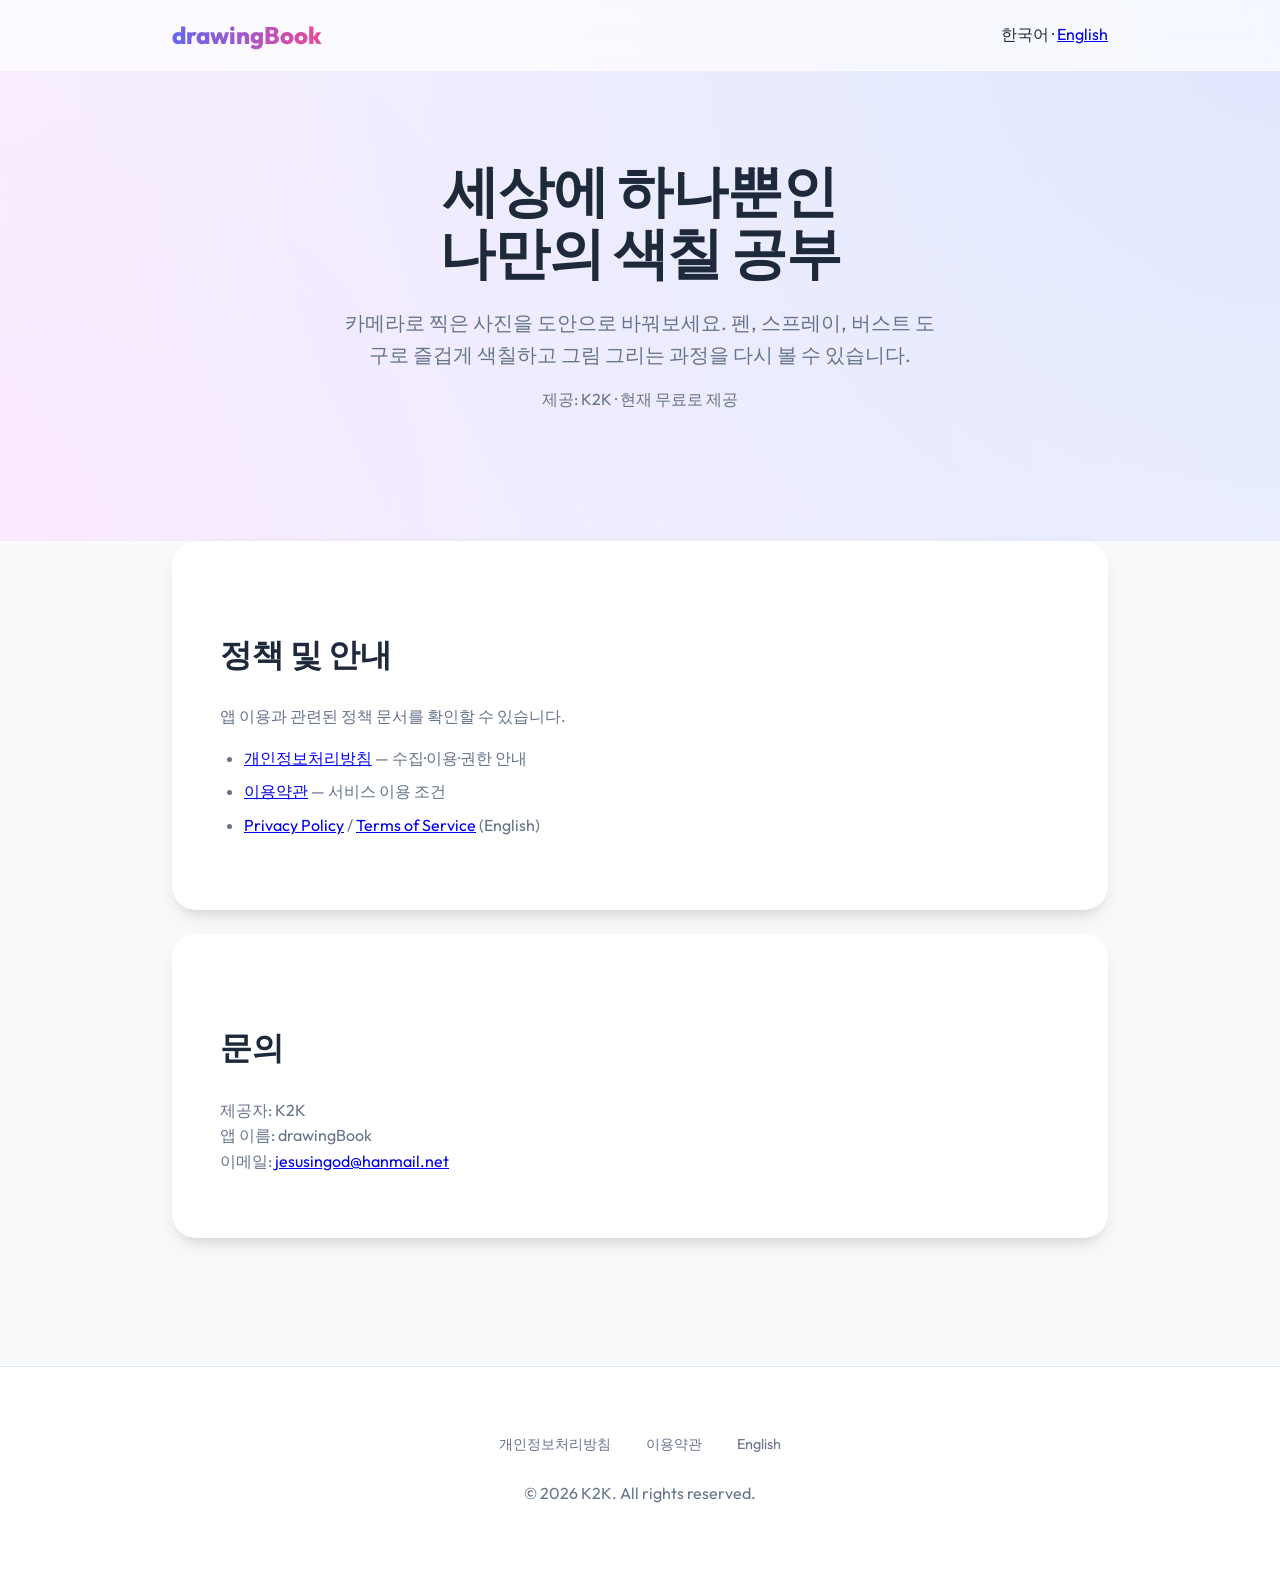
<file: index.html>
<!DOCTYPE html>
<html lang="ko">
<head>
    <meta charset="UTF-8">
    <meta name="viewport" content="width=device-width, initial-scale=1.0">
    <title>drawingBook - 나만의 색칠 도안 만들기</title>
    <meta name="description" content="사진을 도안으로 바꾸고 자유롭게 색칠하는 어린이 드로잉북 앱. 제공자 K2K.">
    <link rel="alternate" hreflang="ko" href="index.html">
    <link rel="alternate" hreflang="en" href="index_en.html">
    <link rel="preconnect" href="https://fonts.googleapis.com">
    <link rel="preconnect" href="https://fonts.gstatic.com" crossorigin>
    <link href="https://fonts.googleapis.com/css2?family=Outfit:wght@400;700;900&display=swap" rel="stylesheet">
    <link rel="stylesheet" href="css/style.css">
</head>
<body>
    <nav>
        <div class="container nav-content">
            <a href="index.html" class="logo">drawingBook</a>
            <span>한국어 · <a href="index_en.html">English</a></span>
        </div>
    </nav>

    <header class="hero">
        <div class="container">
            <h1>세상에 하나뿐인<br>나만의 색칠 공부</h1>
            <p>카메라로 찍은 사진을 도안으로 바꿔보세요. 펜, 스프레이, 버스트 도구로 즐겁게 색칠하고 그림 그리는 과정을 다시 볼 수 있습니다.</p>
            <p style="margin-top: -1.5rem; margin-bottom: 2rem; font-size: 1rem;">제공: K2K · 현재 무료로 제공</p>
        </div>
    </header>

    <div class="content-section" style="padding-top: 0;">
        <div class="container">
            <div class="card">
                <h2>정책 및 안내</h2>
                <p>앱 이용과 관련된 정책 문서를 확인할 수 있습니다.</p>
                <ul>
                    <li><a href="privacy.html">개인정보처리방침</a> — 수집·이용·권한 안내</li>
                    <li><a href="terms.html">이용약관</a> — 서비스 이용 조건</li>
                    <li><a href="privacy_en.html">Privacy Policy</a> / <a href="terms_en.html">Terms of Service</a> (English)</li>
                </ul>
            </div>

            <div class="card" style="margin-top: 1.5rem;">
                <h2>문의</h2>
                <p>제공자: K2K<br>
                앱 이름: drawingBook<br>
                이메일: <a href="mailto:jesusingod@hanmail.net">jesusingod@hanmail.net</a></p>
            </div>
        </div>
    </div>

    <footer>
        <div class="container">
            <div class="footer-links">
                <a href="privacy.html">개인정보처리방침</a>
                <a href="terms.html">이용약관</a>
                <a href="index_en.html">English</a>
            </div>
            <p>&copy; 2026 K2K. All rights reserved.</p>
        </div>
    </footer>
</body>
</html>
</file>
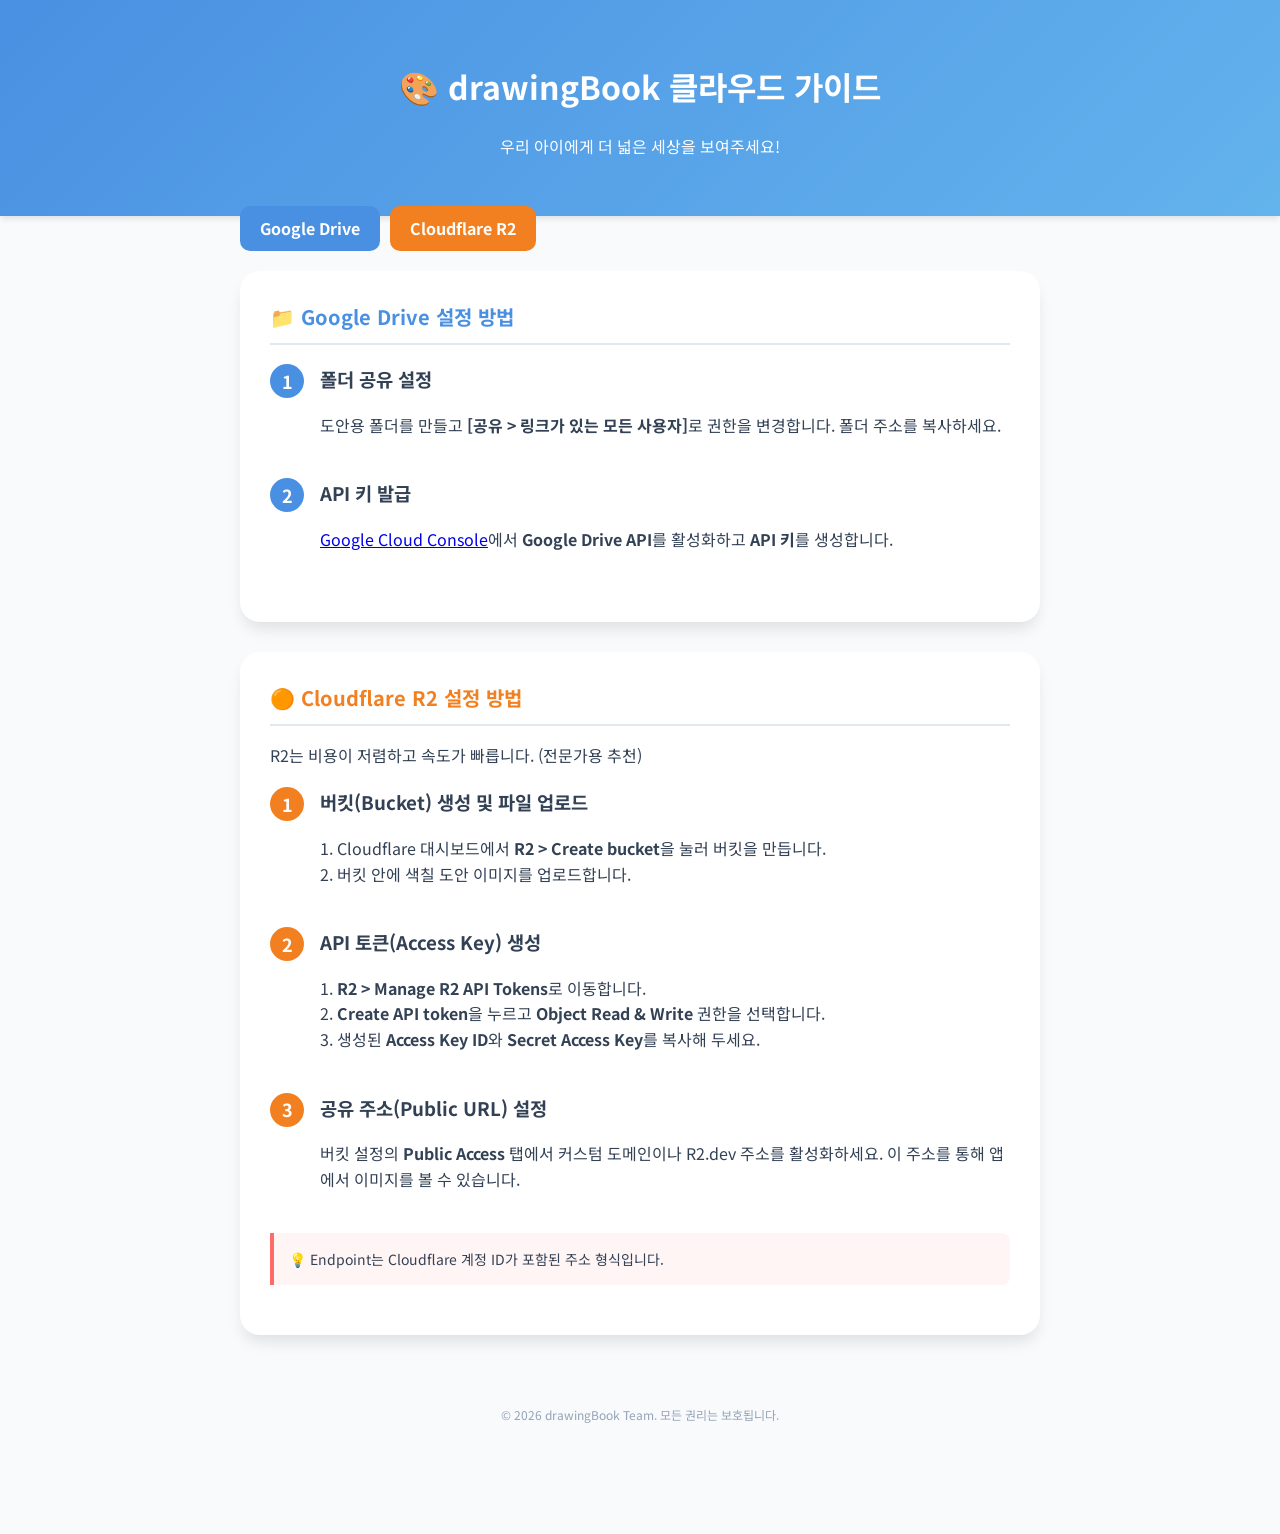
<file: guide.html>
<!DOCTYPE html>
<html lang="ko">
<head>
    <meta charset="UTF-8">
    <meta name="viewport" content="width=device-width, initial-scale=1.0">
    <title>drawingBook - 클라우드 연결 가이드</title>
    <link href="https://fonts.googleapis.com/css2?family=Noto+Sans+KR:wght@300;400;500;700&display=swap" rel="stylesheet">
    <style>
        :root {
            --primary: #4A90E2;
            --r2-accent: #F38020;
            --bg: #F8FAFC;
            --card: #FFFFFF;
            --text: #334155;
            --accent: #FF6B6B;
        }
        body {
            font-family: 'Noto Sans KR', sans-serif;
            background-color: var(--bg);
            color: var(--text);
            margin: 0;
            padding: 0;
            line-height: 1.6;
        }
        .header {
            background: linear-gradient(135deg, var(--primary), #63B3ED);
            color: white;
            padding: 40px 20px;
            text-align: center;
            box-shadow: 0 4px 6px -1px rgba(0, 0, 0, 0.1);
        }
        .container {
            max-width: 800px;
            margin: -30px auto 50px;
            padding: 20px;
        }
        .card {
            background: var(--card);
            border-radius: 20px;
            padding: 30px;
            box-shadow: 0 10px 15px -3px rgba(0, 0, 0, 0.1);
            margin-bottom: 30px;
        }
        .nav-tabs {
            display: flex;
            gap: 10px;
            margin-bottom: 20px;
        }
        .nav-tab {
            padding: 10px 20px;
            border-radius: 10px;
            cursor: pointer;
            font-weight: bold;
            background: #E2E8F0;
            color: #64748B;
            text-decoration: none;
        }
        .nav-tab.active-drive { background: var(--primary); color: white; }
        .nav-tab.active-r2 { background: var(--r2-accent); color: white; }

        h2 { font-size: 20px; border-bottom: 2px solid #E2E8F0; padding-bottom: 10px; margin-top: 0; }
        .drive-h2 { color: var(--primary); }
        .r2-h2 { color: var(--r2-accent); }

        .step { margin-bottom: 40px; position: relative; padding-left: 50px; }
        .step-num {
            position: absolute;
            left: 0;
            top: 0;
            color: white;
            width: 34px;
            height: 34px;
            border-radius: 50%;
            display: flex;
            align-items: center;
            justify-content: center;
            font-weight: bold;
            font-size: 18px;
        }
        .drive-step .step-num { background: var(--primary); }
        .r2-step .step-num { background: var(--r2-accent); }

        .tip {
            background: #FFF5F5;
            border-left: 4px solid var(--accent);
            padding: 15px;
            border-radius: 0 8px 8px 0;
            font-size: 14px;
            margin: 20px 0;
        }
        code {
            background: #F1F5F9;
            padding: 2px 6px;
            border-radius: 4px;
            font-family: monospace;
            color: var(--accent);
        }
        .footer { text-align: center; color: #94A3B8; font-size: 12px; padding: 40px 0; }
    </style>
</head>
<body>
    <div class="header">
        <h1>🎨 drawingBook 클라우드 가이드</h1>
        <p>우리 아이에게 더 넓은 세상을 보여주세요!</p>
    </div>

    <div class="container">
        <div class="nav-tabs">
            <a href="#drive-section" class="nav-tab active-drive">Google Drive</a>
            <a href="#r2-section" class="nav-tab active-r2">Cloudflare R2</a>
        </div>

        <!-- Google Drive Section -->
        <div id="drive-section" class="card">
            <h2 class="drive-h2">📁 Google Drive 설정 방법</h2>
            
            <div class="step drive-step">
                <div class="step-num">1</div>
                <h3>폴더 공유 설정</h3>
                <p>도안용 폴더를 만들고 <b>[공유 > 링크가 있는 모든 사용자]</b>로 권한을 변경합니다. 폴더 주소를 복사하세요.</p>
            </div>

            <div class="step drive-step">
                <div class="step-num">2</div>
                <h3>API 키 발급</h3>
                <p><a href="https://console.cloud.google.com/" target="_blank">Google Cloud Console</a>에서 <b>Google Drive API</b>를 활성화하고 <b>API 키</b>를 생성합니다.</p>
            </div>
        </div>

        <!-- Cloudflare R2 Section -->
        <div id="r2-section" class="card">
            <h2 class="r2-h2">🟠 Cloudflare R2 설정 방법</h2>
            <p>R2는 비용이 저렴하고 속도가 빠릅니다. (전문가용 추천)</p>

            <div class="step r2-step">
                <div class="step-num">1</div>
                <h3>버킷(Bucket) 생성 및 파일 업로드</h3>
                <p>1. Cloudflare 대시보드에서 <b>R2 > Create bucket</b>을 눌러 버킷을 만듭니다.<br>
                   2. 버킷 안에 색칠 도안 이미지를 업로드합니다.</p>
            </div>

            <div class="step r2-step">
                <div class="step-num">2</div>
                <h3>API 토큰(Access Key) 생성</h3>
                <p>1. <b>R2 > Manage R2 API Tokens</b>로 이동합니다.<br>
                   2. <b>Create API token</b>을 누르고 <b>Object Read & Write</b> 권한을 선택합니다.<br>
                   3. 생성된 <b>Access Key ID</b>와 <b>Secret Access Key</b>를 복사해 두세요.</p>
            </div>

            <div class="step r2-step">
                <div class="step-num">3</div>
                <h3>공유 주소(Public URL) 설정</h3>
                <p>버킷 설정의 <b>Public Access</b> 탭에서 커스텀 도메인이나 R2.dev 주소를 활성화하세요. 이 주소를 통해 앱에서 이미지를 볼 수 있습니다.</p>
            </div>

            <div class="tip">💡 Endpoint는 Cloudflare 계정 ID가 포함된 주소 형식입니다.</div>
        </div>

        <div class="footer">
            &copy; 2026 drawingBook Team. 모든 권리는 보호됩니다.
        </div>
    </div>
</body>
</html>
</file>
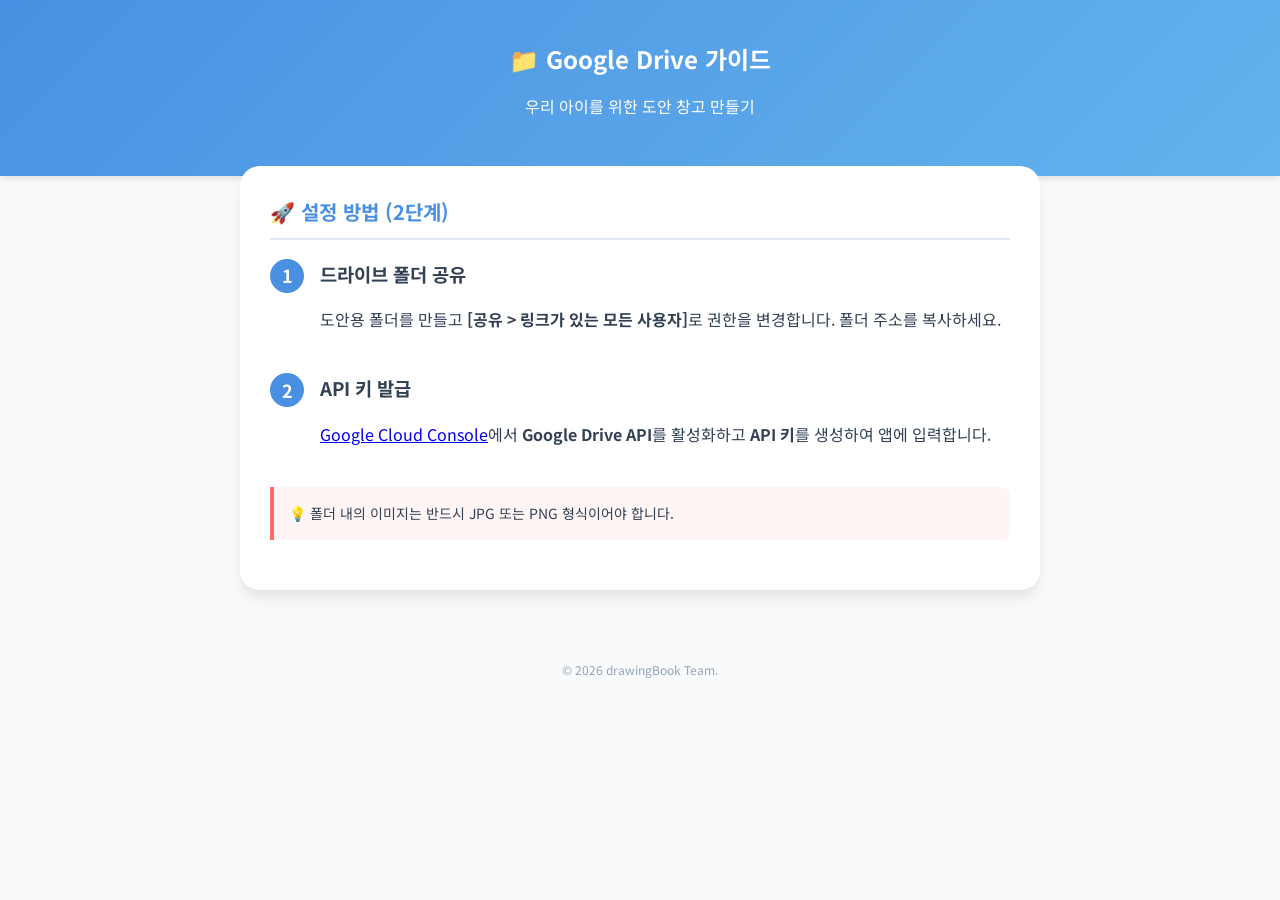
<file: guide_drive.html>
<!DOCTYPE html>
<html lang="ko">
<head>
    <meta charset="UTF-8">
    <meta name="viewport" content="width=device-width, initial-scale=1.0">
    <title>drawingBook - 구글 드라이브 연결 가이드</title>
    <link href="https://fonts.googleapis.com/css2?family=Noto+Sans+KR:wght@300;400;500;700&display=swap" rel="stylesheet">
    <style>
        :root { --primary: #4A90E2; --bg: #F8FAFC; --card: #FFFFFF; --text: #334155; --accent: #FF6B6B; }
        body { font-family: 'Noto Sans KR', sans-serif; background-color: var(--bg); color: var(--text); margin: 0; padding: 0; line-height: 1.6; }
        .header { background: linear-gradient(135deg, var(--primary), #63B3ED); color: white; padding: 40px 20px; text-align: center; box-shadow: 0 4px 6px -1px rgba(0, 0, 0, 0.1); }
        .container { max-width: 800px; margin: -30px auto 50px; padding: 20px; }
        .card { background: var(--card); border-radius: 20px; padding: 30px; box-shadow: 0 10px 15px -3px rgba(0, 0, 0, 0.1); margin-bottom: 30px; }
        h1 { margin: 0; font-size: 24px; }
        h2 { color: var(--primary); font-size: 20px; border-bottom: 2px solid #E2E8F0; padding-bottom: 10px; margin-top: 0; }
        .step { margin-bottom: 40px; position: relative; padding-left: 50px; }
        .step-num { position: absolute; left: 0; top: 0; background: var(--primary); color: white; width: 34px; height: 34px; border-radius: 50%; display: flex; align-items: center; justify-content: center; font-weight: bold; font-size: 18px; }
        .tip { background: #FFF5F5; border-left: 4px solid var(--accent); padding: 15px; border-radius: 0 8px 8px 0; font-size: 14px; margin: 20px 0; }
        .footer { text-align: center; color: #94A3B8; font-size: 12px; padding: 40px 0; }
    </style>
</head>
<body>
    <div class="header">
        <h1>📁 Google Drive 가이드</h1>
        <p>우리 아이를 위한 도안 창고 만들기</p>
    </div>
    <div class="container">
        <div class="card">
            <h2>🚀 설정 방법 (2단계)</h2>
            <div class="step">
                <div class="step-num">1</div>
                <h3>드라이브 폴더 공유</h3>
                <p>도안용 폴더를 만들고 <b>[공유 > 링크가 있는 모든 사용자]</b>로 권한을 변경합니다. 폴더 주소를 복사하세요.</p>
            </div>
            <div class="step">
                <div class="step-num">2</div>
                <h3>API 키 발급</h3>
                <p><a href="https://console.cloud.google.com/" target="_blank">Google Cloud Console</a>에서 <b>Google Drive API</b>를 활성화하고 <b>API 키</b>를 생성하여 앱에 입력합니다.</p>
            </div>
            <div class="tip">💡 폴더 내의 이미지는 반드시 JPG 또는 PNG 형식이어야 합니다.</div>
        </div>
        <div class="footer">&copy; 2026 drawingBook Team.</div>
    </div>
</body>
</html>
</file>
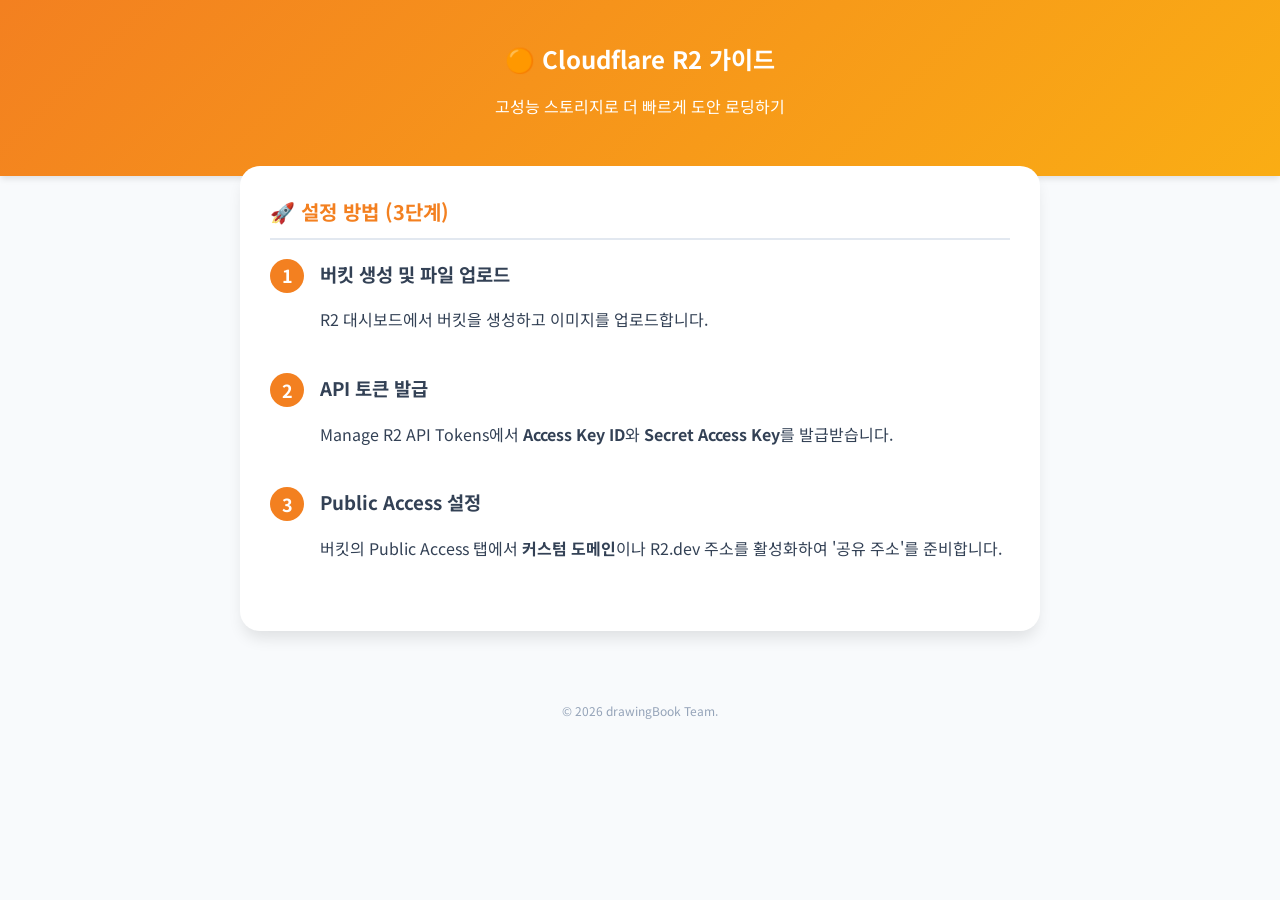
<file: guide_r2.html>
<!DOCTYPE html>
<html lang="ko">
<head>
    <meta charset="UTF-8">
    <meta name="viewport" content="width=device-width, initial-scale=1.0">
    <title>drawingBook - Cloudflare R2 연결 가이드</title>
    <link href="https://fonts.googleapis.com/css2?family=Noto+Sans+KR:wght@300;400;500;700&display=swap" rel="stylesheet">
    <style>
        :root { --primary: #F38020; --bg: #F8FAFC; --card: #FFFFFF; --text: #334155; --accent: #FF6B6B; }
        body { font-family: 'Noto Sans KR', sans-serif; background-color: var(--bg); color: var(--text); margin: 0; padding: 0; line-height: 1.6; }
        .header { background: linear-gradient(135deg, var(--primary), #FAAD14); color: white; padding: 40px 20px; text-align: center; box-shadow: 0 4px 6px -1px rgba(0, 0, 0, 0.1); }
        .container { max-width: 800px; margin: -30px auto 50px; padding: 20px; }
        .card { background: var(--card); border-radius: 20px; padding: 30px; box-shadow: 0 10px 15px -3px rgba(0, 0, 0, 0.1); margin-bottom: 30px; }
        h1 { margin: 0; font-size: 24px; }
        h2 { color: var(--primary); font-size: 20px; border-bottom: 2px solid #E2E8F0; padding-bottom: 10px; margin-top: 0; }
        .step { margin-bottom: 40px; position: relative; padding-left: 50px; }
        .step-num { position: absolute; left: 0; top: 0; background: var(--primary); color: white; width: 34px; height: 34px; border-radius: 50%; display: flex; align-items: center; justify-content: center; font-weight: bold; font-size: 18px; }
        .tip { background: #FFF5F5; border-left: 4px solid var(--accent); padding: 15px; border-radius: 0 8px 8px 0; font-size: 14px; margin: 20px 0; }
        .footer { text-align: center; color: #94A3B8; font-size: 12px; padding: 40px 0; }
    </style>
</head>
<body>
    <div class="header">
        <h1>🟠 Cloudflare R2 가이드</h1>
        <p>고성능 스토리지로 더 빠르게 도안 로딩하기</p>
    </div>
    <div class="container">
        <div class="card">
            <h2>🚀 설정 방법 (3단계)</h2>
            <div class="step">
                <div class="step-num">1</div>
                <h3>버킷 생성 및 파일 업로드</h3>
                <p>R2 대시보드에서 버킷을 생성하고 이미지를 업로드합니다.</p>
            </div>
            <div class="step">
                <div class="step-num">2</div>
                <h3>API 토큰 발급</h3>
                <p>Manage R2 API Tokens에서 <b>Access Key ID</b>와 <b>Secret Access Key</b>를 발급받습니다.</p>
            </div>
            <div class="step">
                <div class="step-num">3</div>
                <h3>Public Access 설정</h3>
                <p>버킷의 Public Access 탭에서 <b>커스텀 도메인</b>이나 R2.dev 주소를 활성화하여 '공유 주소'를 준비합니다.</p>
            </div>
        </div>
        <div class="footer">&copy; 2026 drawingBook Team.</div>
    </div>
</body>
</html>
</file>
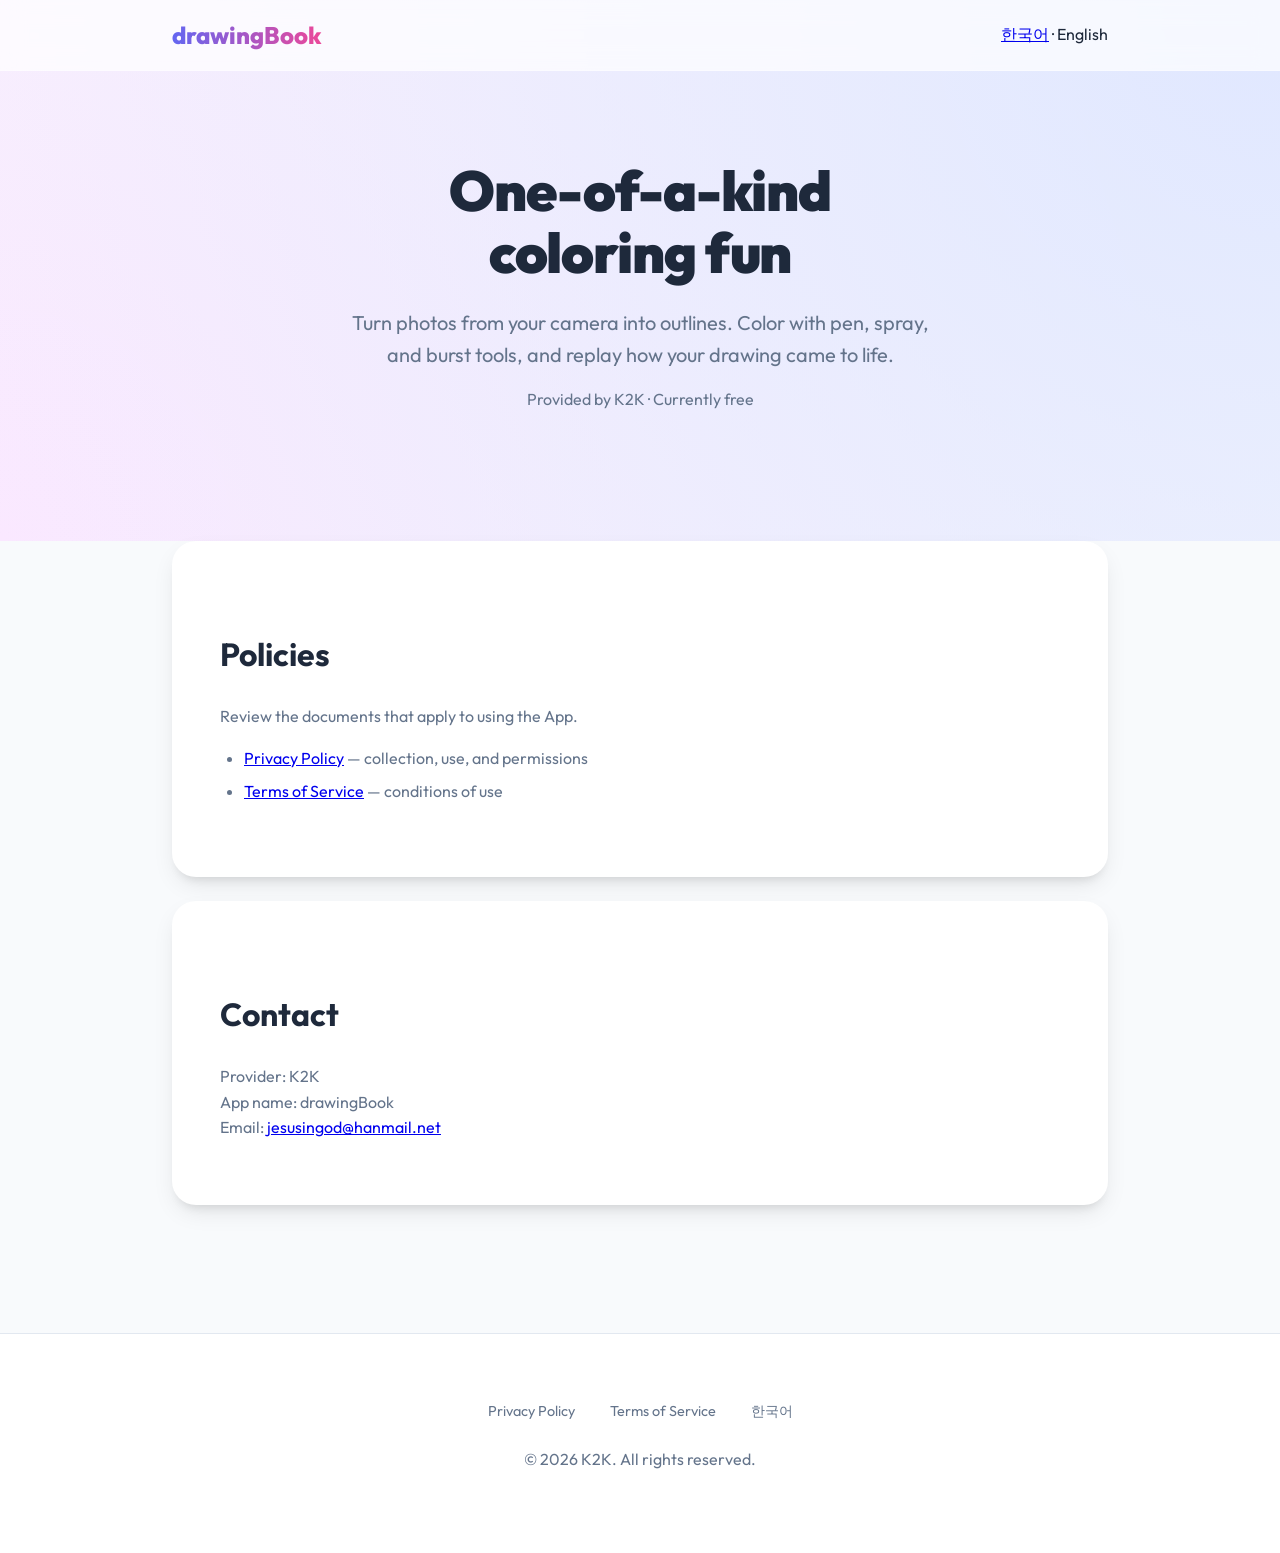
<file: index_en.html>
<!DOCTYPE html>
<html lang="en">
<head>
    <meta charset="UTF-8">
    <meta name="viewport" content="width=device-width, initial-scale=1.0">
    <title>drawingBook - Create Your Own Coloring Pages</title>
    <meta name="description" content="Turn photos into coloring outlines and color freely. Provided by K2K.">
    <link rel="alternate" hreflang="ko" href="index.html">
    <link rel="alternate" hreflang="en" href="index_en.html">
    <link rel="preconnect" href="https://fonts.googleapis.com">
    <link rel="preconnect" href="https://fonts.gstatic.com" crossorigin>
    <link href="https://fonts.googleapis.com/css2?family=Outfit:wght@400;700;900&display=swap" rel="stylesheet">
    <link rel="stylesheet" href="css/style.css">
</head>
<body>
    <nav>
        <div class="container nav-content">
            <a href="index_en.html" class="logo">drawingBook</a>
            <span><a href="index.html">한국어</a> · English</span>
        </div>
    </nav>

    <header class="hero">
        <div class="container">
            <h1>One-of-a-kind<br>coloring fun</h1>
            <p>Turn photos from your camera into outlines. Color with pen, spray, and burst tools, and replay how your drawing came to life.</p>
            <p style="margin-top: -1.5rem; margin-bottom: 2rem; font-size: 1rem;">Provided by K2K · Currently free</p>
        </div>
    </header>

    <div class="content-section" style="padding-top: 0;">
        <div class="container">
            <div class="card">
                <h2>Policies</h2>
                <p>Review the documents that apply to using the App.</p>
                <ul>
                    <li><a href="privacy_en.html">Privacy Policy</a> — collection, use, and permissions</li>
                    <li><a href="terms_en.html">Terms of Service</a> — conditions of use</li>
                </ul>
            </div>

            <div class="card" style="margin-top: 1.5rem;">
                <h2>Contact</h2>
                <p>Provider: K2K<br>
                App name: drawingBook<br>
                Email: <a href="mailto:jesusingod@hanmail.net">jesusingod@hanmail.net</a></p>
            </div>
        </div>
    </div>

    <footer>
        <div class="container">
            <div class="footer-links">
                <a href="privacy_en.html">Privacy Policy</a>
                <a href="terms_en.html">Terms of Service</a>
                <a href="index.html">한국어</a>
            </div>
            <p>&copy; 2026 K2K. All rights reserved.</p>
        </div>
    </footer>
</body>
</html>
</file>
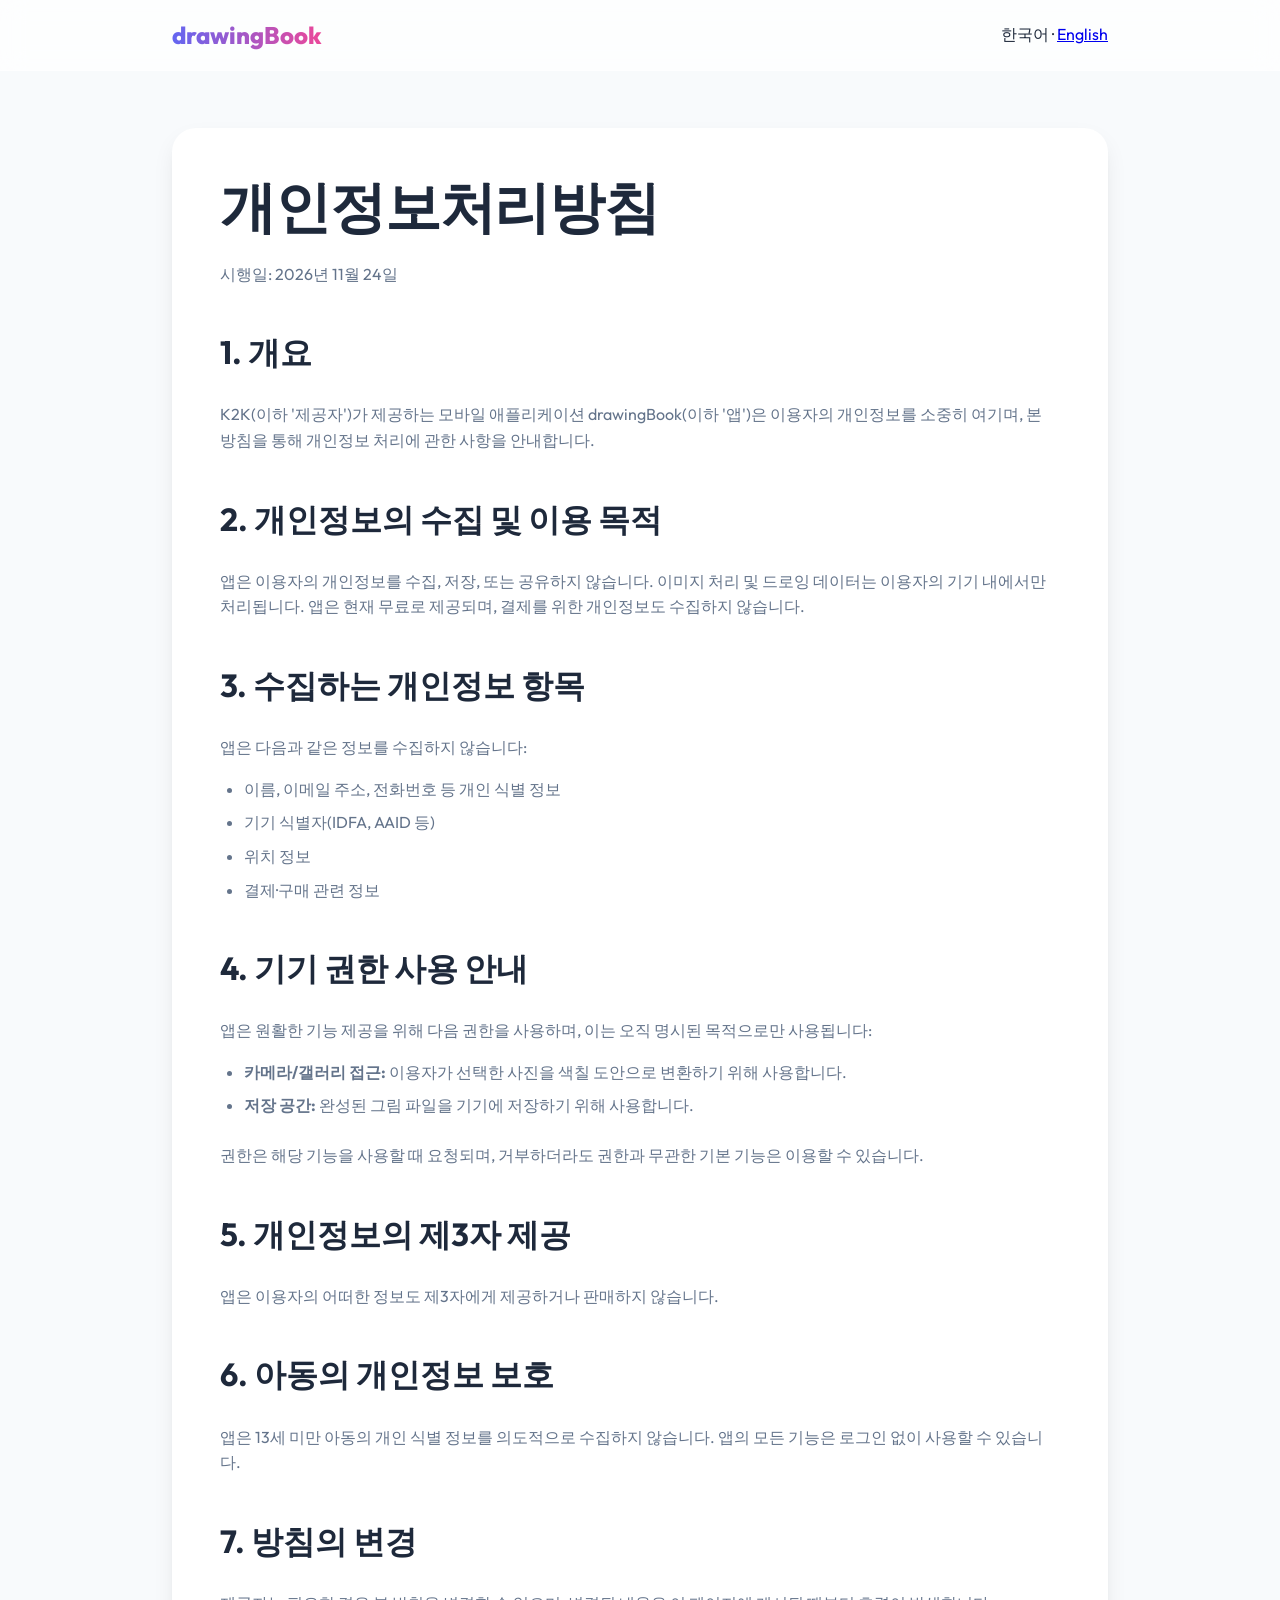
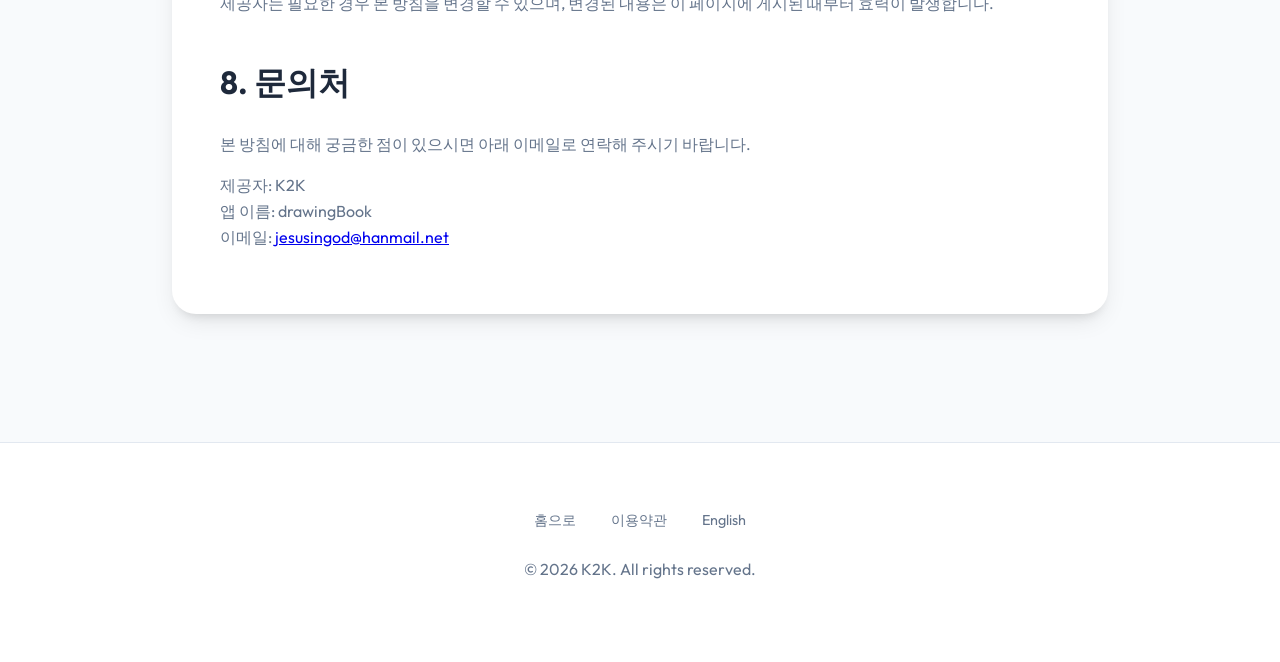
<file: privacy.html>
<!DOCTYPE html>
<html lang="ko">
<head>
    <meta charset="UTF-8">
    <meta name="viewport" content="width=device-width, initial-scale=1.0">
    <title>개인정보처리방침 - drawingBook</title>
    <link rel="alternate" hreflang="ko" href="privacy.html">
    <link rel="alternate" hreflang="en" href="privacy_en.html">
    <link rel="preconnect" href="https://fonts.googleapis.com">
    <link rel="preconnect" href="https://fonts.gstatic.com" crossorigin>
    <link href="https://fonts.googleapis.com/css2?family=Outfit:wght@400;700;900&display=swap" rel="stylesheet">
    <link rel="stylesheet" href="css/style.css">
</head>
<body>
    <nav>
        <div class="container nav-content">
            <a href="index.html" class="logo">drawingBook</a>
            <span>한국어 · <a href="privacy_en.html">English</a></span>
        </div>
    </nav>

    <div class="content-section">
        <div class="container">
            <div class="card">
                <h1>개인정보처리방침</h1>
                <p>시행일: 2026년 11월 24일</p>

                <h2>1. 개요</h2>
                <p>K2K(이하 '제공자')가 제공하는 모바일 애플리케이션 drawingBook(이하 '앱')은 이용자의 개인정보를 소중히 여기며, 본 방침을 통해 개인정보 처리에 관한 사항을 안내합니다.</p>

                <h2>2. 개인정보의 수집 및 이용 목적</h2>
                <p>앱은 이용자의 개인정보를 수집, 저장, 또는 공유하지 않습니다. 이미지 처리 및 드로잉 데이터는 이용자의 기기 내에서만 처리됩니다. 앱은 현재 무료로 제공되며, 결제를 위한 개인정보도 수집하지 않습니다.</p>

                <h2>3. 수집하는 개인정보 항목</h2>
                <p>앱은 다음과 같은 정보를 수집하지 않습니다:</p>
                <ul>
                    <li>이름, 이메일 주소, 전화번호 등 개인 식별 정보</li>
                    <li>기기 식별자(IDFA, AAID 등)</li>
                    <li>위치 정보</li>
                    <li>결제·구매 관련 정보</li>
                </ul>

                <h2>4. 기기 권한 사용 안내</h2>
                <p>앱은 원활한 기능 제공을 위해 다음 권한을 사용하며, 이는 오직 명시된 목적으로만 사용됩니다:</p>
                <ul>
                    <li><strong>카메라/갤러리 접근:</strong> 이용자가 선택한 사진을 색칠 도안으로 변환하기 위해 사용합니다.</li>
                    <li><strong>저장 공간:</strong> 완성된 그림 파일을 기기에 저장하기 위해 사용합니다.</li>
                </ul>
                <p>권한은 해당 기능을 사용할 때 요청되며, 거부하더라도 권한과 무관한 기본 기능은 이용할 수 있습니다.</p>

                <h2>5. 개인정보의 제3자 제공</h2>
                <p>앱은 이용자의 어떠한 정보도 제3자에게 제공하거나 판매하지 않습니다.</p>

                <h2>6. 아동의 개인정보 보호</h2>
                <p>앱은 13세 미만 아동의 개인 식별 정보를 의도적으로 수집하지 않습니다. 앱의 모든 기능은 로그인 없이 사용할 수 있습니다.</p>

                <h2>7. 방침의 변경</h2>
                <p>제공자는 필요한 경우 본 방침을 변경할 수 있으며, 변경된 내용은 이 페이지에 게시된 때부터 효력이 발생합니다.</p>

                <h2>8. 문의처</h2>
                <p>본 방침에 대해 궁금한 점이 있으시면 아래 이메일로 연락해 주시기 바랍니다.</p>
                <p>제공자: K2K<br>앱 이름: drawingBook<br>이메일: <a href="mailto:jesusingod@hanmail.net">jesusingod@hanmail.net</a></p>
            </div>
        </div>
    </div>

    <footer>
        <div class="container">
            <div class="footer-links">
                <a href="index.html">홈으로</a>
                <a href="terms.html">이용약관</a>
                <a href="privacy_en.html">English</a>
            </div>
            <p>&copy; 2026 K2K. All rights reserved.</p>
        </div>
    </footer>
</body>
</html>
</file>
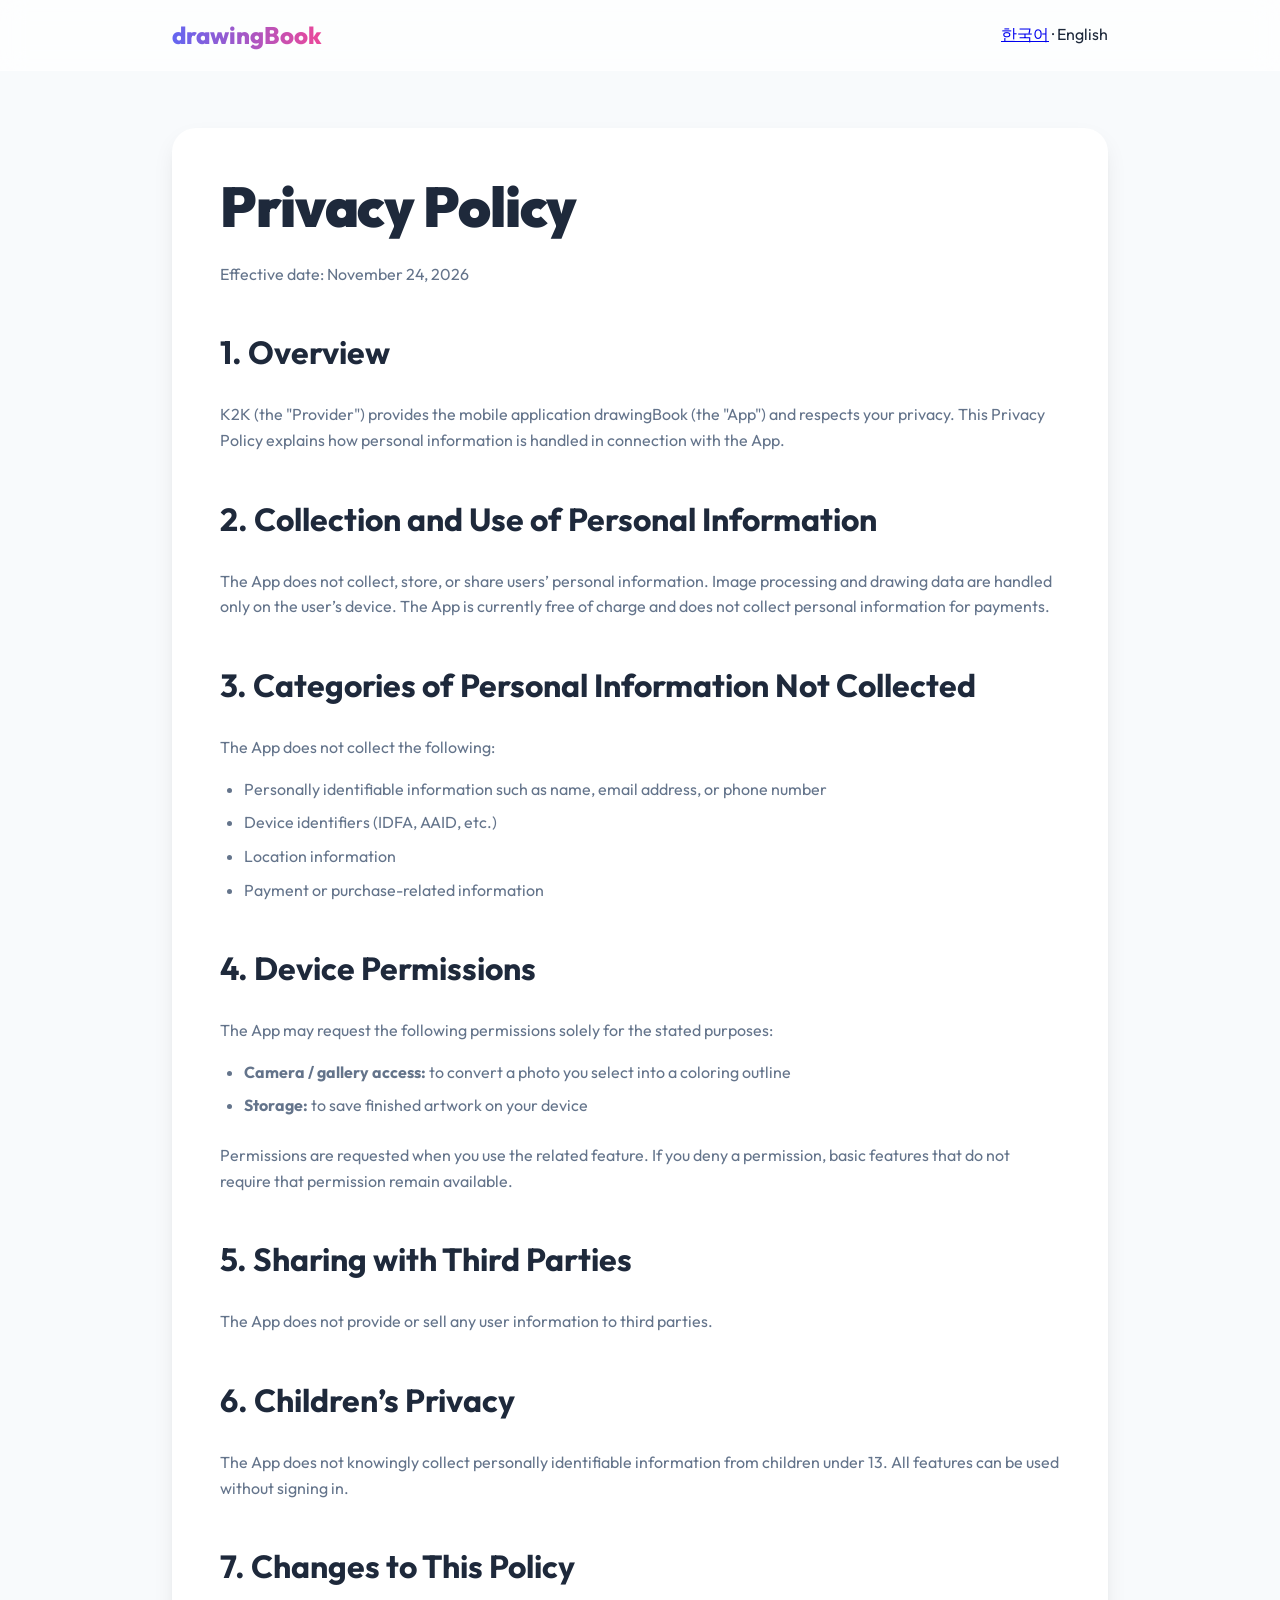
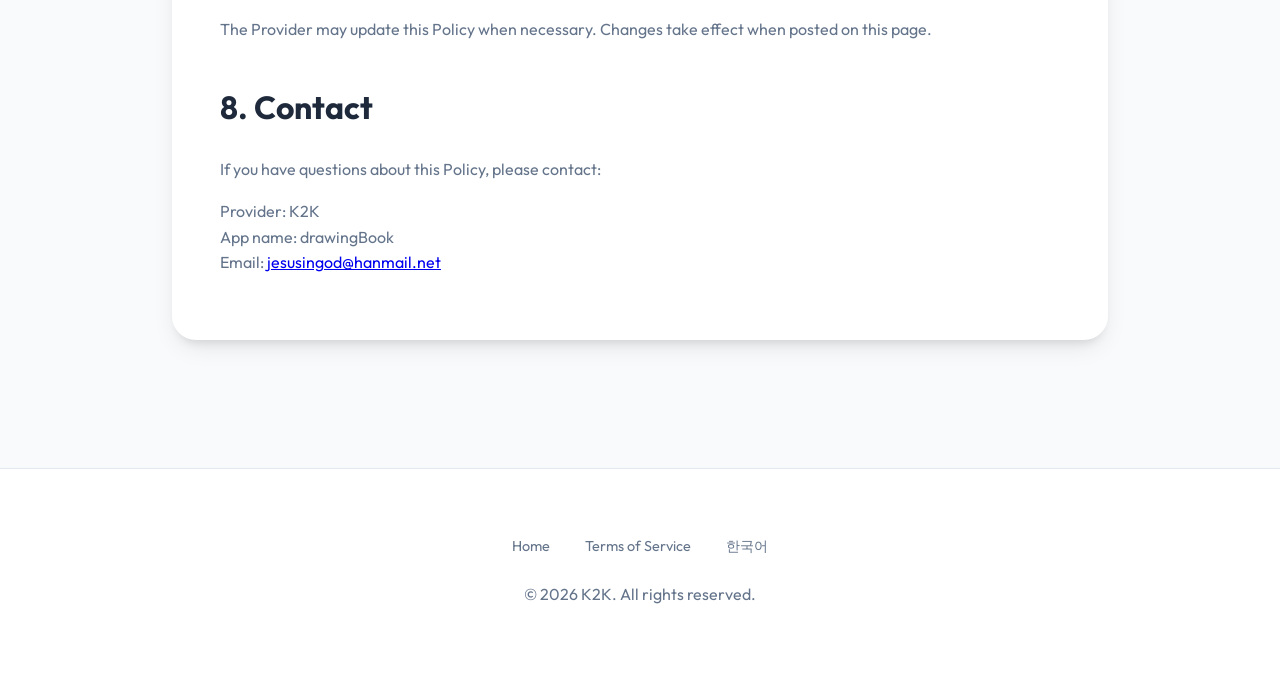
<file: privacy_en.html>
<!DOCTYPE html>
<html lang="en">
<head>
    <meta charset="UTF-8">
    <meta name="viewport" content="width=device-width, initial-scale=1.0">
    <title>Privacy Policy - drawingBook</title>
    <link rel="alternate" hreflang="ko" href="privacy.html">
    <link rel="alternate" hreflang="en" href="privacy_en.html">
    <link rel="preconnect" href="https://fonts.googleapis.com">
    <link rel="preconnect" href="https://fonts.gstatic.com" crossorigin>
    <link href="https://fonts.googleapis.com/css2?family=Outfit:wght@400;700;900&display=swap" rel="stylesheet">
    <link rel="stylesheet" href="css/style.css">
</head>
<body>
    <nav>
        <div class="container nav-content">
            <a href="index_en.html" class="logo">drawingBook</a>
            <span><a href="privacy.html">한국어</a> · English</span>
        </div>
    </nav>

    <div class="content-section">
        <div class="container">
            <div class="card">
                <h1>Privacy Policy</h1>
                <p>Effective date: November 24, 2026</p>

                <h2>1. Overview</h2>
                <p>K2K (the "Provider") provides the mobile application drawingBook (the "App") and respects your privacy. This Privacy Policy explains how personal information is handled in connection with the App.</p>

                <h2>2. Collection and Use of Personal Information</h2>
                <p>The App does not collect, store, or share users’ personal information. Image processing and drawing data are handled only on the user’s device. The App is currently free of charge and does not collect personal information for payments.</p>

                <h2>3. Categories of Personal Information Not Collected</h2>
                <p>The App does not collect the following:</p>
                <ul>
                    <li>Personally identifiable information such as name, email address, or phone number</li>
                    <li>Device identifiers (IDFA, AAID, etc.)</li>
                    <li>Location information</li>
                    <li>Payment or purchase-related information</li>
                </ul>

                <h2>4. Device Permissions</h2>
                <p>The App may request the following permissions solely for the stated purposes:</p>
                <ul>
                    <li><strong>Camera / gallery access:</strong> to convert a photo you select into a coloring outline</li>
                    <li><strong>Storage:</strong> to save finished artwork on your device</li>
                </ul>
                <p>Permissions are requested when you use the related feature. If you deny a permission, basic features that do not require that permission remain available.</p>

                <h2>5. Sharing with Third Parties</h2>
                <p>The App does not provide or sell any user information to third parties.</p>

                <h2>6. Children’s Privacy</h2>
                <p>The App does not knowingly collect personally identifiable information from children under 13. All features can be used without signing in.</p>

                <h2>7. Changes to This Policy</h2>
                <p>The Provider may update this Policy when necessary. Changes take effect when posted on this page.</p>

                <h2>8. Contact</h2>
                <p>If you have questions about this Policy, please contact:</p>
                <p>Provider: K2K<br>App name: drawingBook<br>Email: <a href="mailto:jesusingod@hanmail.net">jesusingod@hanmail.net</a></p>
            </div>
        </div>
    </div>

    <footer>
        <div class="container">
            <div class="footer-links">
                <a href="index_en.html">Home</a>
                <a href="terms_en.html">Terms of Service</a>
                <a href="privacy.html">한국어</a>
            </div>
            <p>&copy; 2026 K2K. All rights reserved.</p>
        </div>
    </footer>
</body>
</html>
</file>
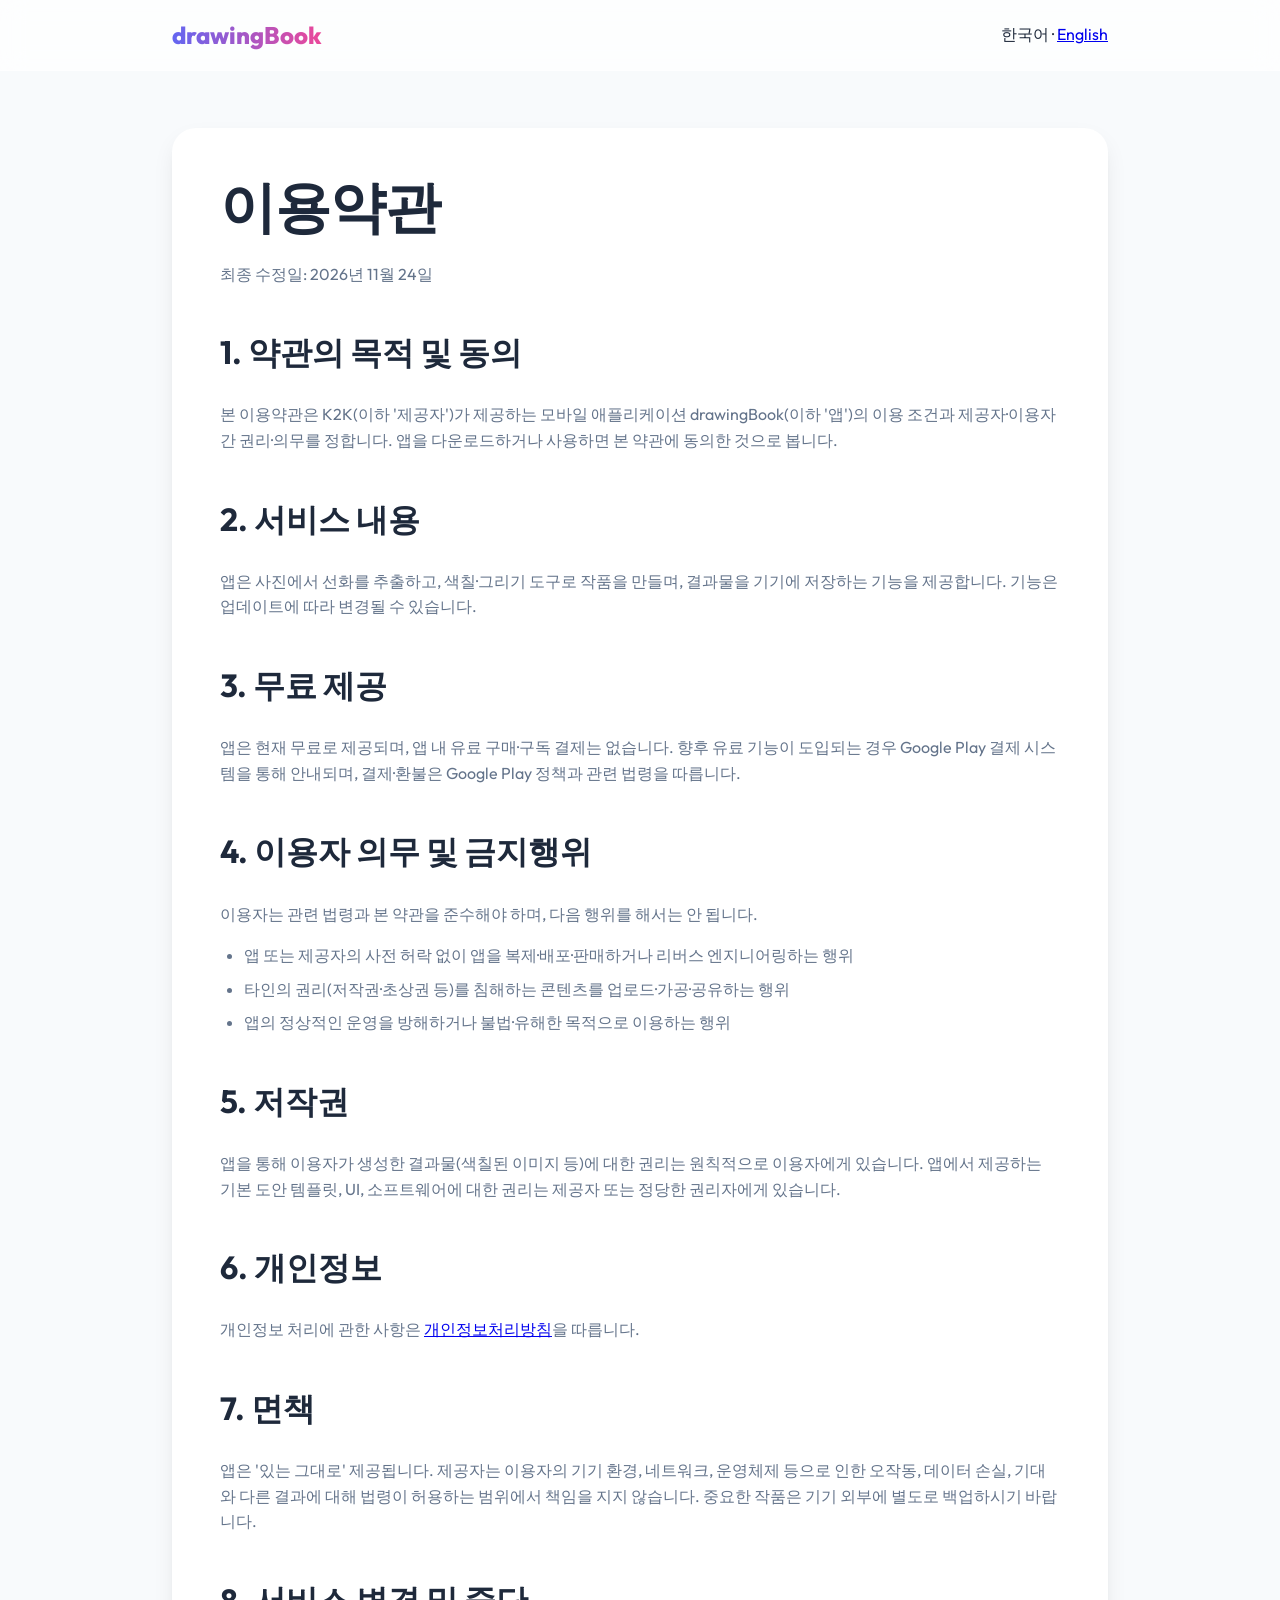
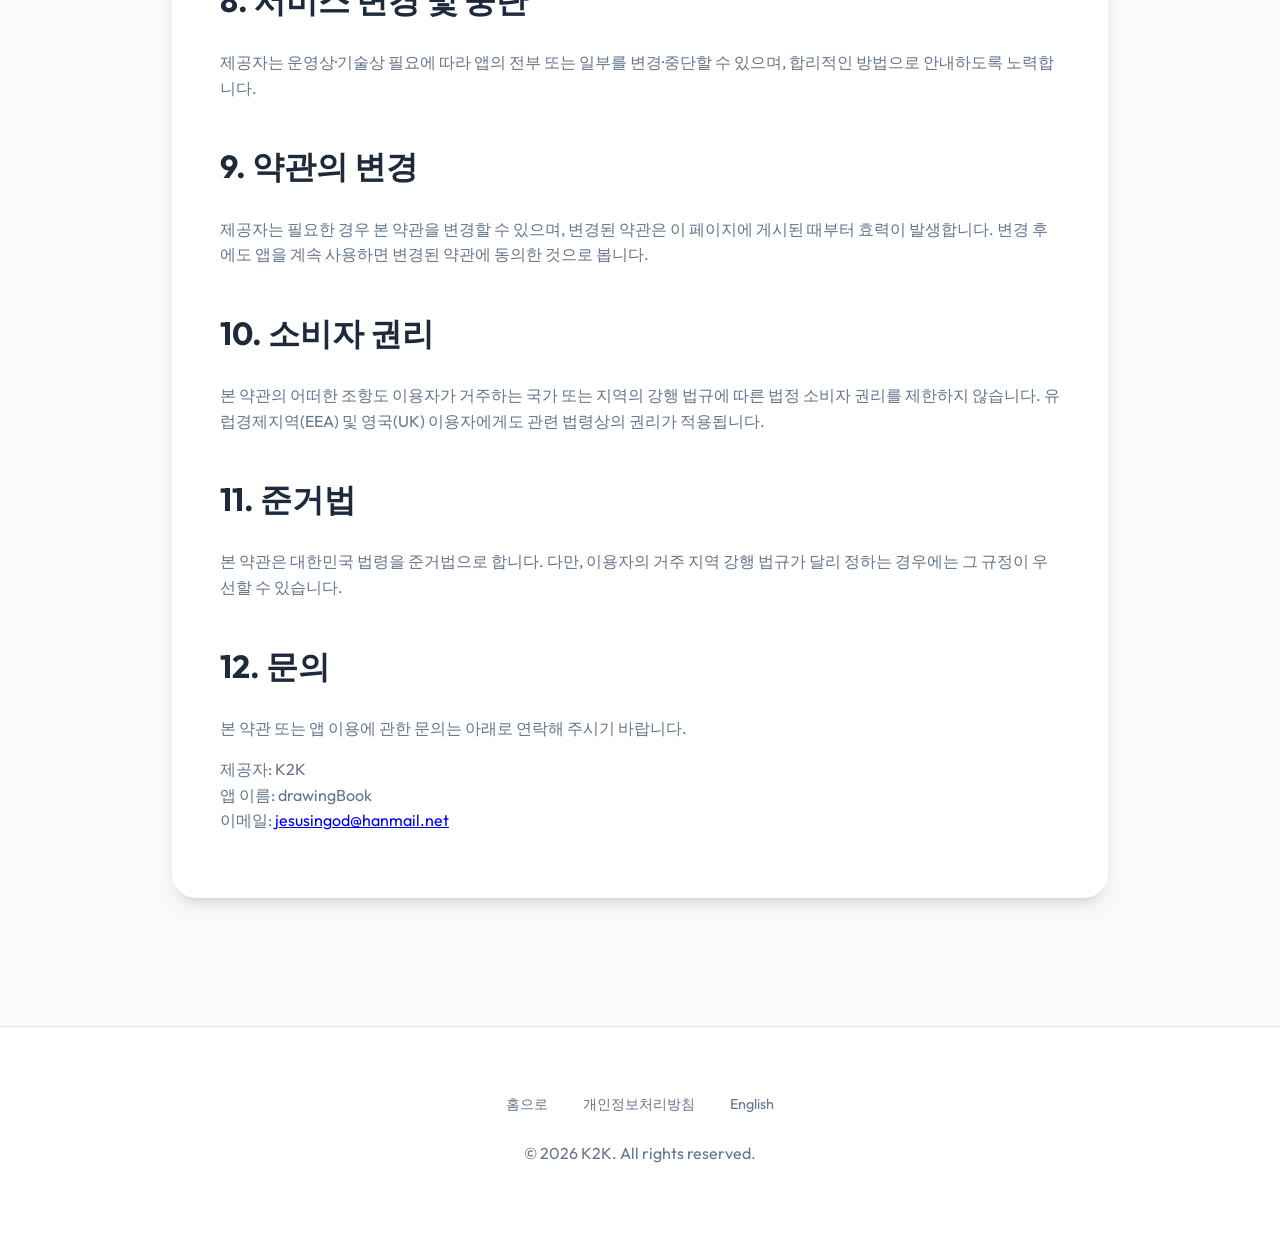
<file: terms.html>
<!DOCTYPE html>
<html lang="ko">
<head>
    <meta charset="UTF-8">
    <meta name="viewport" content="width=device-width, initial-scale=1.0">
    <title>이용약관 - drawingBook</title>
    <link rel="alternate" hreflang="ko" href="terms.html">
    <link rel="alternate" hreflang="en" href="terms_en.html">
    <link rel="preconnect" href="https://fonts.googleapis.com">
    <link rel="preconnect" href="https://fonts.gstatic.com" crossorigin>
    <link href="https://fonts.googleapis.com/css2?family=Outfit:wght@400;700;900&display=swap" rel="stylesheet">
    <link rel="stylesheet" href="css/style.css">
</head>
<body>
    <nav>
        <div class="container nav-content">
            <a href="index.html" class="logo">drawingBook</a>
            <span>한국어 · <a href="terms_en.html">English</a></span>
        </div>
    </nav>

    <div class="content-section">
        <div class="container">
            <div class="card">
                <h1>이용약관</h1>
                <p>최종 수정일: 2026년 11월 24일</p>

                <h2>1. 약관의 목적 및 동의</h2>
                <p>본 이용약관은 K2K(이하 '제공자')가 제공하는 모바일 애플리케이션 drawingBook(이하 '앱')의 이용 조건과 제공자·이용자 간 권리·의무를 정합니다. 앱을 다운로드하거나 사용하면 본 약관에 동의한 것으로 봅니다.</p>

                <h2>2. 서비스 내용</h2>
                <p>앱은 사진에서 선화를 추출하고, 색칠·그리기 도구로 작품을 만들며, 결과물을 기기에 저장하는 기능을 제공합니다. 기능은 업데이트에 따라 변경될 수 있습니다.</p>

                <h2>3. 무료 제공</h2>
                <p>앱은 현재 무료로 제공되며, 앱 내 유료 구매·구독 결제는 없습니다. 향후 유료 기능이 도입되는 경우 Google Play 결제 시스템을 통해 안내되며, 결제·환불은 Google Play 정책과 관련 법령을 따릅니다.</p>

                <h2>4. 이용자 의무 및 금지행위</h2>
                <p>이용자는 관련 법령과 본 약관을 준수해야 하며, 다음 행위를 해서는 안 됩니다.</p>
                <ul>
                    <li>앱 또는 제공자의 사전 허락 없이 앱을 복제·배포·판매하거나 리버스 엔지니어링하는 행위</li>
                    <li>타인의 권리(저작권·초상권 등)를 침해하는 콘텐츠를 업로드·가공·공유하는 행위</li>
                    <li>앱의 정상적인 운영을 방해하거나 불법·유해한 목적으로 이용하는 행위</li>
                </ul>

                <h2>5. 저작권</h2>
                <p>앱을 통해 이용자가 생성한 결과물(색칠된 이미지 등)에 대한 권리는 원칙적으로 이용자에게 있습니다. 앱에서 제공하는 기본 도안 템플릿, UI, 소프트웨어에 대한 권리는 제공자 또는 정당한 권리자에게 있습니다.</p>

                <h2>6. 개인정보</h2>
                <p>개인정보 처리에 관한 사항은 <a href="privacy.html">개인정보처리방침</a>을 따릅니다.</p>

                <h2>7. 면책</h2>
                <p>앱은 '있는 그대로' 제공됩니다. 제공자는 이용자의 기기 환경, 네트워크, 운영체제 등으로 인한 오작동, 데이터 손실, 기대와 다른 결과에 대해 법령이 허용하는 범위에서 책임을 지지 않습니다. 중요한 작품은 기기 외부에 별도로 백업하시기 바랍니다.</p>

                <h2>8. 서비스 변경 및 중단</h2>
                <p>제공자는 운영상·기술상 필요에 따라 앱의 전부 또는 일부를 변경·중단할 수 있으며, 합리적인 방법으로 안내하도록 노력합니다.</p>

                <h2>9. 약관의 변경</h2>
                <p>제공자는 필요한 경우 본 약관을 변경할 수 있으며, 변경된 약관은 이 페이지에 게시된 때부터 효력이 발생합니다. 변경 후에도 앱을 계속 사용하면 변경된 약관에 동의한 것으로 봅니다.</p>

                <h2>10. 소비자 권리</h2>
                <p>본 약관의 어떠한 조항도 이용자가 거주하는 국가 또는 지역의 강행 법규에 따른 법정 소비자 권리를 제한하지 않습니다. 유럽경제지역(EEA) 및 영국(UK) 이용자에게도 관련 법령상의 권리가 적용됩니다.</p>

                <h2>11. 준거법</h2>
                <p>본 약관은 대한민국 법령을 준거법으로 합니다. 다만, 이용자의 거주 지역 강행 법규가 달리 정하는 경우에는 그 규정이 우선할 수 있습니다.</p>

                <h2>12. 문의</h2>
                <p>본 약관 또는 앱 이용에 관한 문의는 아래로 연락해 주시기 바랍니다.</p>
                <p>제공자: K2K<br>앱 이름: drawingBook<br>이메일: <a href="mailto:jesusingod@hanmail.net">jesusingod@hanmail.net</a></p>
            </div>
        </div>
    </div>

    <footer>
        <div class="container">
            <div class="footer-links">
                <a href="index.html">홈으로</a>
                <a href="privacy.html">개인정보처리방침</a>
                <a href="terms_en.html">English</a>
            </div>
            <p>&copy; 2026 K2K. All rights reserved.</p>
        </div>
    </footer>
</body>
</html>
</file>
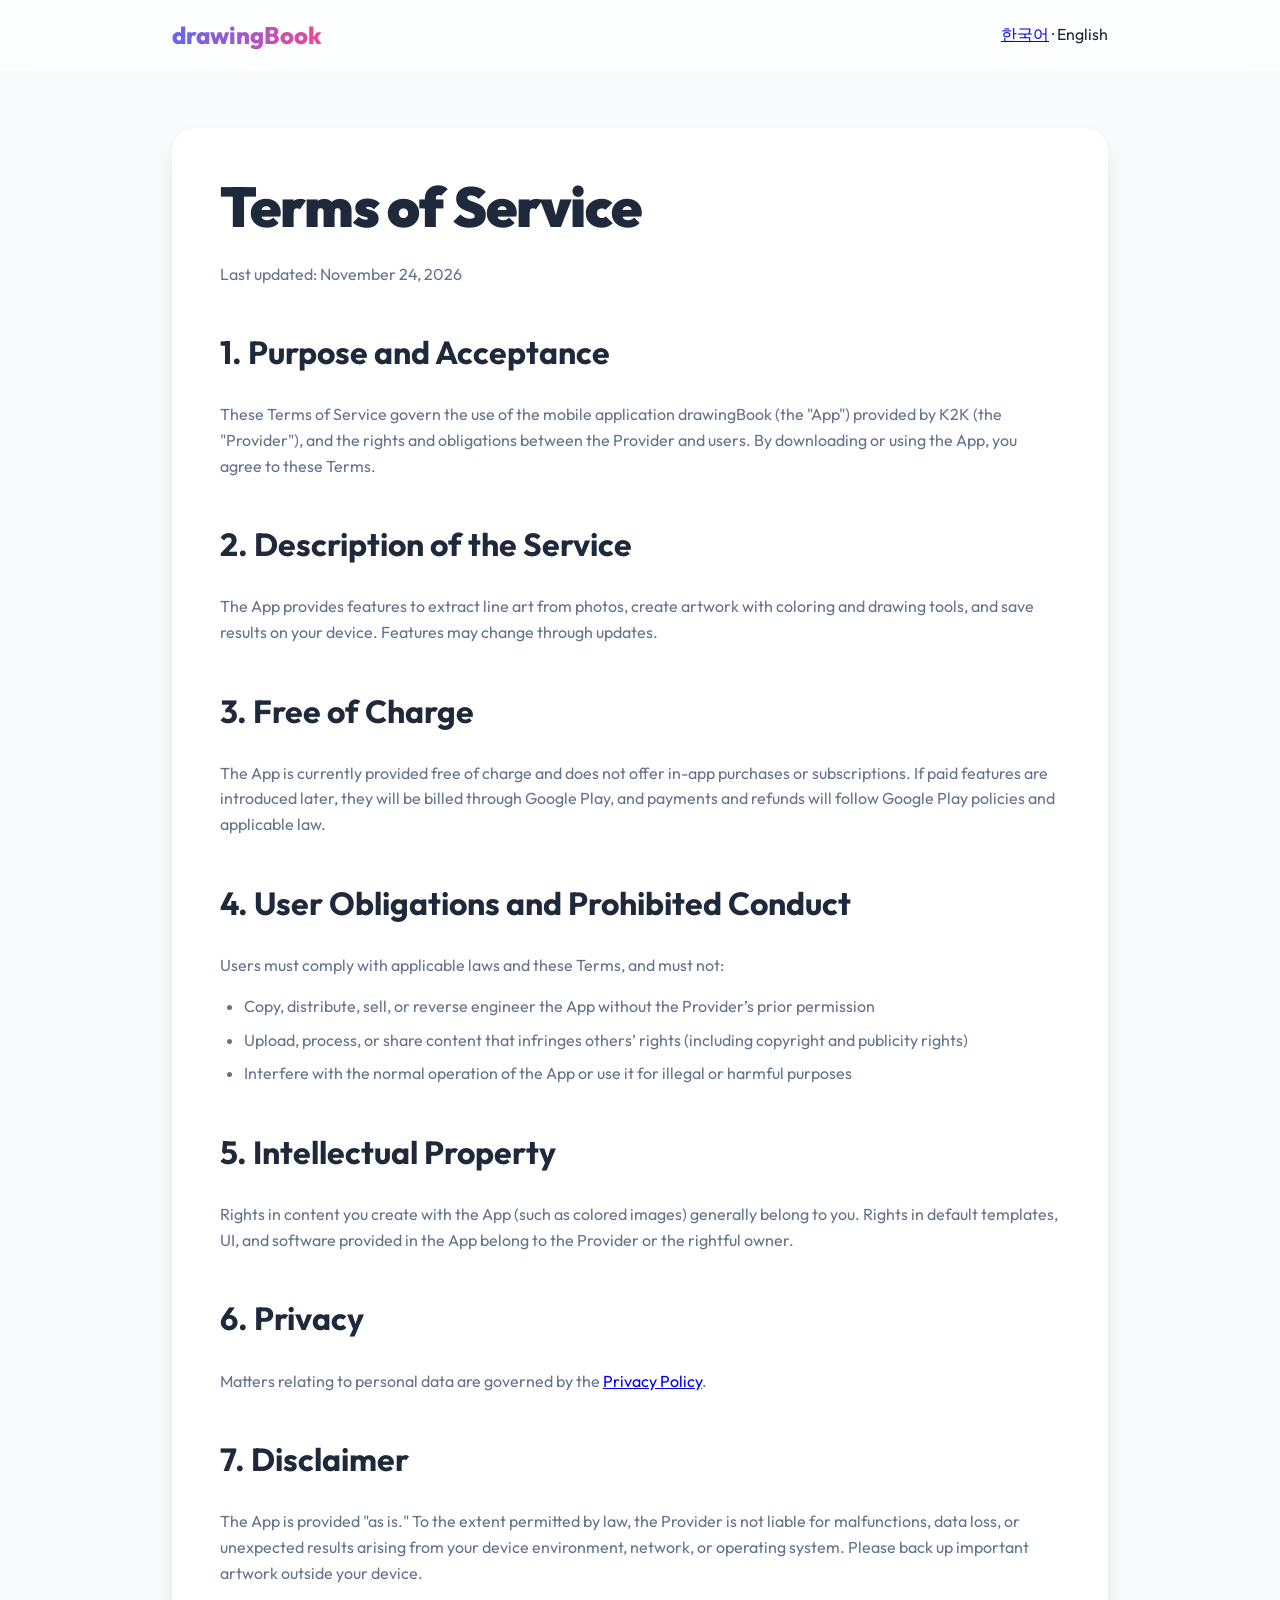
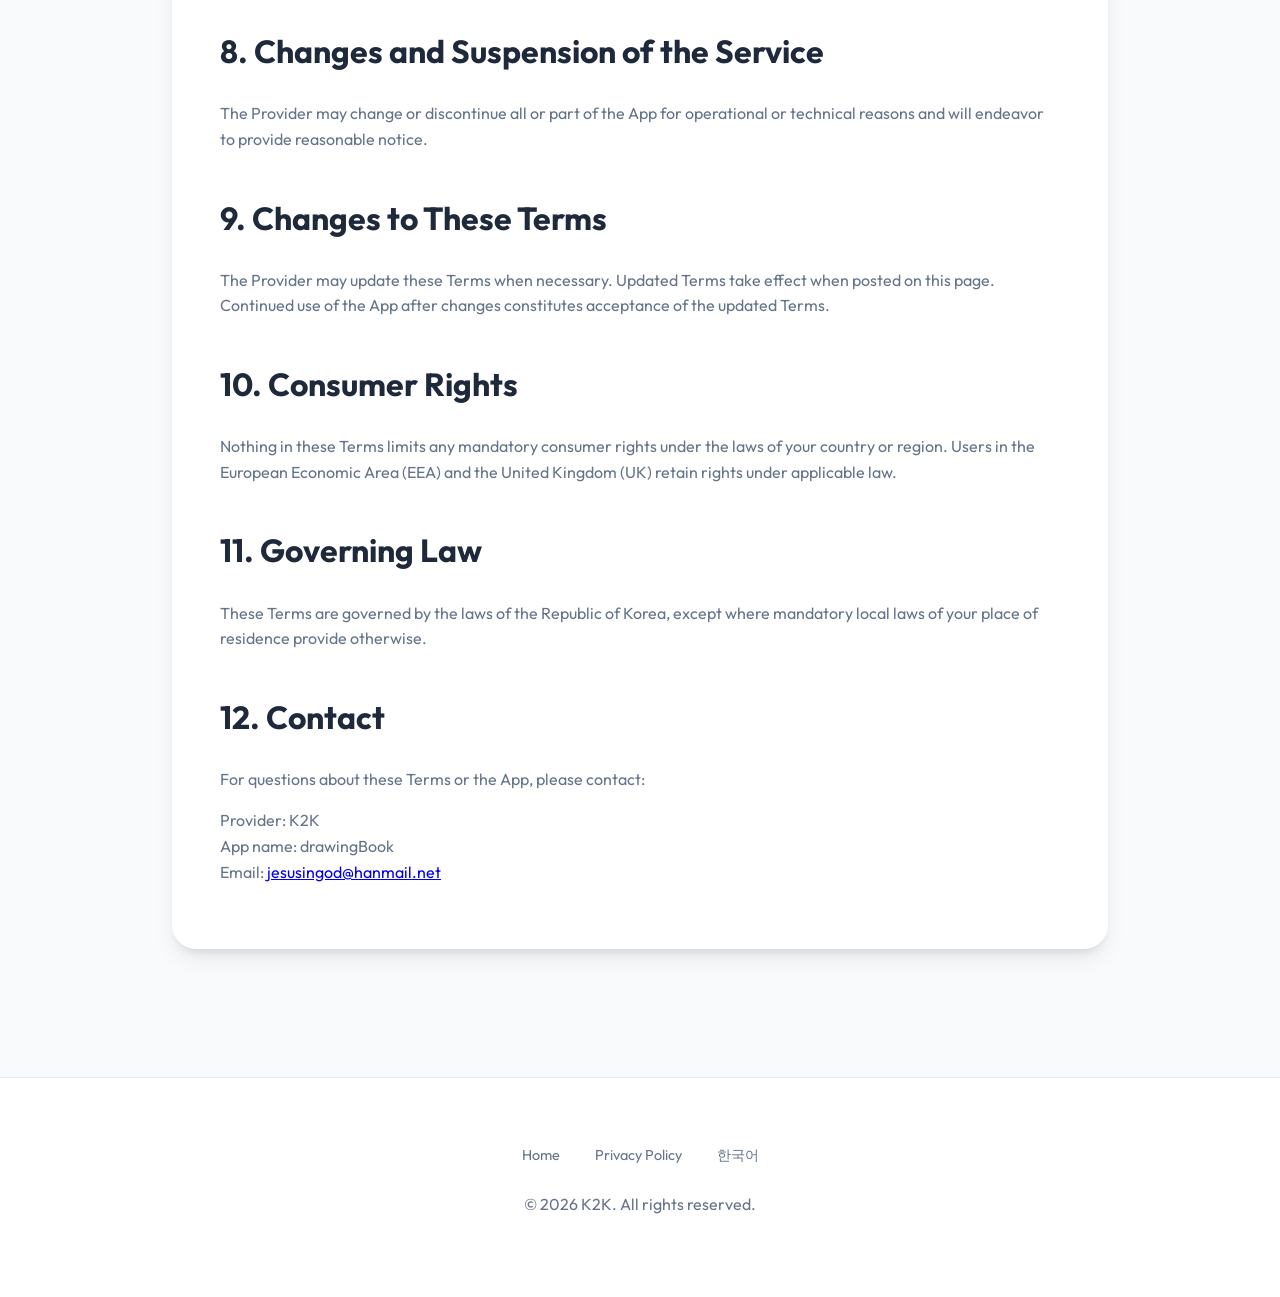
<file: terms_en.html>
<!DOCTYPE html>
<html lang="en">
<head>
    <meta charset="UTF-8">
    <meta name="viewport" content="width=device-width, initial-scale=1.0">
    <title>Terms of Service - drawingBook</title>
    <link rel="alternate" hreflang="ko" href="terms.html">
    <link rel="alternate" hreflang="en" href="terms_en.html">
    <link rel="preconnect" href="https://fonts.googleapis.com">
    <link rel="preconnect" href="https://fonts.gstatic.com" crossorigin>
    <link href="https://fonts.googleapis.com/css2?family=Outfit:wght@400;700;900&display=swap" rel="stylesheet">
    <link rel="stylesheet" href="css/style.css">
</head>
<body>
    <nav>
        <div class="container nav-content">
            <a href="index_en.html" class="logo">drawingBook</a>
            <span><a href="terms.html">한국어</a> · English</span>
        </div>
    </nav>

    <div class="content-section">
        <div class="container">
            <div class="card">
                <h1>Terms of Service</h1>
                <p>Last updated: November 24, 2026</p>

                <h2>1. Purpose and Acceptance</h2>
                <p>These Terms of Service govern the use of the mobile application drawingBook (the "App") provided by K2K (the "Provider"), and the rights and obligations between the Provider and users. By downloading or using the App, you agree to these Terms.</p>

                <h2>2. Description of the Service</h2>
                <p>The App provides features to extract line art from photos, create artwork with coloring and drawing tools, and save results on your device. Features may change through updates.</p>

                <h2>3. Free of Charge</h2>
                <p>The App is currently provided free of charge and does not offer in-app purchases or subscriptions. If paid features are introduced later, they will be billed through Google Play, and payments and refunds will follow Google Play policies and applicable law.</p>

                <h2>4. User Obligations and Prohibited Conduct</h2>
                <p>Users must comply with applicable laws and these Terms, and must not:</p>
                <ul>
                    <li>Copy, distribute, sell, or reverse engineer the App without the Provider’s prior permission</li>
                    <li>Upload, process, or share content that infringes others’ rights (including copyright and publicity rights)</li>
                    <li>Interfere with the normal operation of the App or use it for illegal or harmful purposes</li>
                </ul>

                <h2>5. Intellectual Property</h2>
                <p>Rights in content you create with the App (such as colored images) generally belong to you. Rights in default templates, UI, and software provided in the App belong to the Provider or the rightful owner.</p>

                <h2>6. Privacy</h2>
                <p>Matters relating to personal data are governed by the <a href="privacy_en.html">Privacy Policy</a>.</p>

                <h2>7. Disclaimer</h2>
                <p>The App is provided "as is." To the extent permitted by law, the Provider is not liable for malfunctions, data loss, or unexpected results arising from your device environment, network, or operating system. Please back up important artwork outside your device.</p>

                <h2>8. Changes and Suspension of the Service</h2>
                <p>The Provider may change or discontinue all or part of the App for operational or technical reasons and will endeavor to provide reasonable notice.</p>

                <h2>9. Changes to These Terms</h2>
                <p>The Provider may update these Terms when necessary. Updated Terms take effect when posted on this page. Continued use of the App after changes constitutes acceptance of the updated Terms.</p>

                <h2>10. Consumer Rights</h2>
                <p>Nothing in these Terms limits any mandatory consumer rights under the laws of your country or region. Users in the European Economic Area (EEA) and the United Kingdom (UK) retain rights under applicable law.</p>

                <h2>11. Governing Law</h2>
                <p>These Terms are governed by the laws of the Republic of Korea, except where mandatory local laws of your place of residence provide otherwise.</p>

                <h2>12. Contact</h2>
                <p>For questions about these Terms or the App, please contact:</p>
                <p>Provider: K2K<br>App name: drawingBook<br>Email: <a href="mailto:jesusingod@hanmail.net">jesusingod@hanmail.net</a></p>
            </div>
        </div>
    </div>

    <footer>
        <div class="container">
            <div class="footer-links">
                <a href="index_en.html">Home</a>
                <a href="privacy_en.html">Privacy Policy</a>
                <a href="terms.html">한국어</a>
            </div>
            <p>&copy; 2026 K2K. All rights reserved.</p>
        </div>
    </footer>
</body>
</html>
</file>
<file: css/style.css>
:root {
    --primary: #6366f1;
    --primary-dark: #4f46e5;
    --secondary: #ec4899;
    --bg: #f8fafc;
    --text: #1e293b;
    --text-light: #64748b;
    --glass: rgba(255, 255, 255, 0.7);
    --card-shadow: 0 10px 25px -5px rgba(0, 0, 0, 0.1), 0 8px 10px -6px rgba(0, 0, 0, 0.1);
}

* {
    margin: 0;
    padding: 0;
    box-sizing: border-box;
    font-family: 'Outfit', 'Inter', -apple-system, sans-serif;
}

body {
    background-color: var(--bg);
    color: var(--text);
    line-height: 1.6;
    overflow-x: hidden;
}

.container {
    max-width: 1000px;
    margin: 0 auto;
    padding: 0 2rem;
}

/* Glassmorphism Navbar */
nav {
    position: fixed;
    top: 0;
    width: 100%;
    background: var(--glass);
    backdrop-filter: blur(12px);
    -webkit-backdrop-filter: blur(12px);
    border-bottom: 1px solid rgba(255, 255, 255, 0.3);
    z-index: 1000;
    padding: 1rem 0;
}

.nav-content {
    display: flex;
    justify-content: space-between;
    align-items: center;
}

.logo {
    font-size: 1.5rem;
    font-weight: 800;
    background: linear-gradient(to right, var(--primary), var(--secondary));
    -webkit-background-clip: text;
    -webkit-text-fill-color: transparent;
    text-decoration: none;
}

/* Hero Section */
.hero {
    padding: 10rem 0 6rem;
    text-align: center;
    background: radial-gradient(circle at top right, #e0e7ff, transparent),
                radial-gradient(circle at bottom left, #fae8ff, transparent);
}

h1 {
    font-size: 3.5rem;
    font-weight: 900;
    margin-bottom: 1.5rem;
    letter-spacing: -0.02em;
    line-height: 1.1;
}

.hero p {
    font-size: 1.25rem;
    color: var(--text-light);
    max-width: 600px;
    margin: 0 auto 2.5rem;
}

/* Buttons */
.btn {
    display: inline-block;
    padding: 1rem 2.5rem;
    border-radius: 99px;
    font-weight: 700;
    text-decoration: none;
    transition: all 0.3s ease;
    cursor: pointer;
}

.btn-primary {
    background: var(--primary);
    color: white;
    box-shadow: 0 10px 15px -3px rgba(99, 102, 241, 0.4);
}

.btn-primary:hover {
    transform: translateY(-2px);
    background: var(--primary-dark);
    box-shadow: 0 20px 25px -5px rgba(99, 102, 241, 0.4);
}

/* Policy Content */
.content-section {
    padding: 8rem 0;
}

.card {
    background: white;
    padding: 3rem;
    border-radius: 24px;
    box-shadow: var(--card-shadow);
}

h2 {
    font-size: 2rem;
    margin: 2.5rem 0 1.5rem;
}

h3 {
    font-size: 1.25rem;
    margin: 1.5rem 0 0.75rem;
}

p {
    margin-bottom: 1rem;
    color: var(--text-light);
}

ul {
    margin-bottom: 1.5rem;
    margin-left: 1.5rem;
    color: var(--text-light);
}

li {
    margin-bottom: 0.5rem;
}

/* Footer */
footer {
    padding: 4rem 0;
    text-align: center;
    border-top: 1px solid #e2e8f0;
    background: white;
}

.footer-links {
    margin-bottom: 1.5rem;
}

.footer-links a {
    color: var(--text-light);
    text-decoration: none;
    margin: 0 1rem;
    font-size: 0.9rem;
}

.footer-links a:hover {
    color: var(--primary);
}

@media (max-width: 768px) {
    h1 { font-size: 2.5rem; }
    .card { padding: 1.5rem; }
}
</file>
